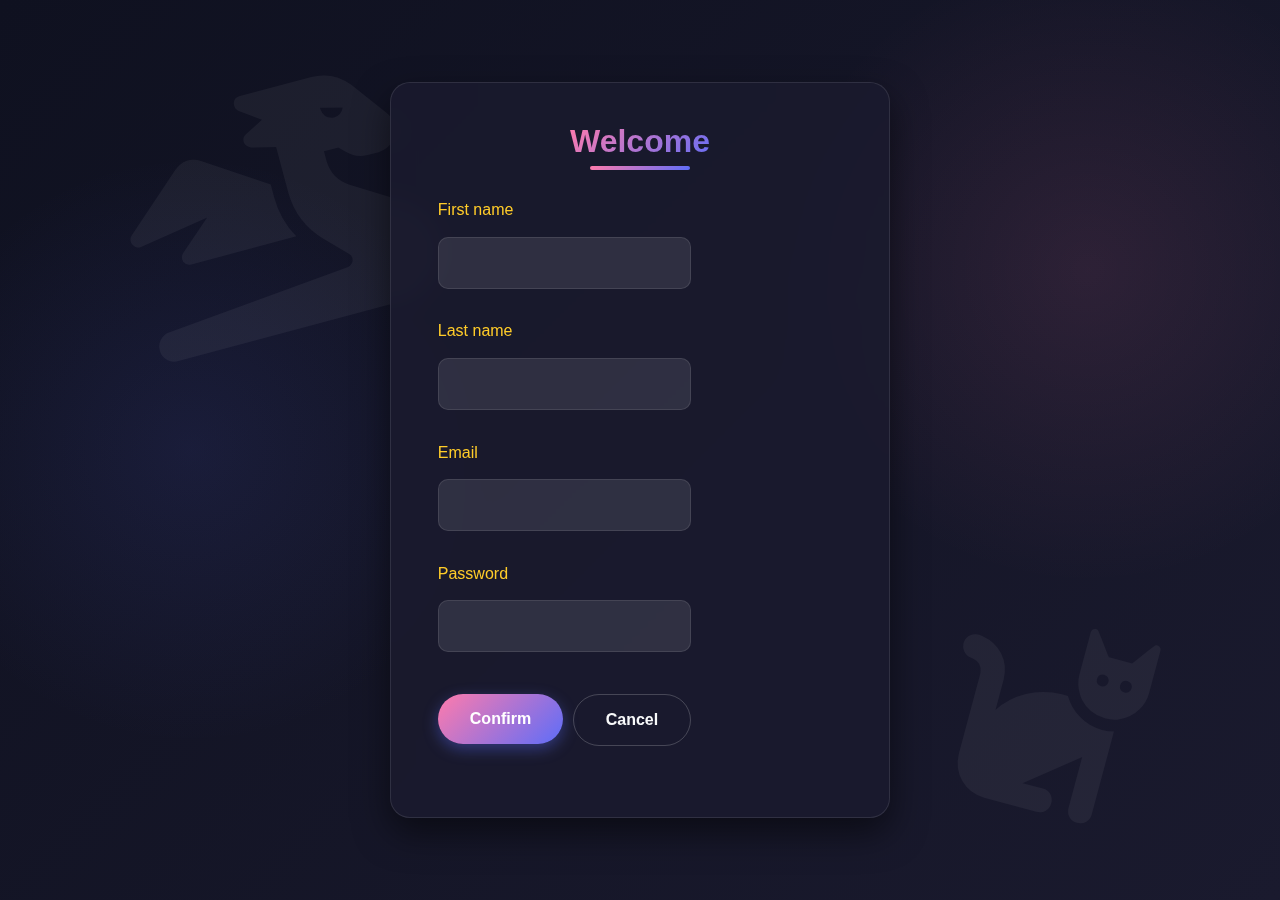
<file: compte.html>
<!DOCTYPE html>
<html lang="en">

<head>
    <meta charset="UTF-8">
    <meta name="viewport" content="width=device-width, initial-scale=1.0">
    <title>Anime World - Account</title>
    <link rel="icon"
        href="https://static.vecteezy.com/system/resources/previews/024/571/174/non_2x/anime-black-and-white-isolated-icon-illustration-vector.jpg">
    <link rel="stylesheet" href="https://cdnjs.cloudflare.com/ajax/libs/font-awesome/6.4.0/css/all.min.css">
    <style>
        /* Variables et réinitialisation */
        :root {
            --primary-color: #ff7bac;
            --secondary-color: #5d6df9;
            --dark-color: #1a1a2e;
            --light-color: #f8f9fa;
            --accent-color: #ffcc29;
            --gradient: linear-gradient(135deg, var(--primary-color), var(--secondary-color));
            --dark-gradient: linear-gradient(135deg, #0f1120, #1a1a2e);
        }

        * {
            margin: 0;
            padding: 0;
            box-sizing: border-box;
            font-family: 'Poppins', sans-serif;
        }

        body {
            background: var(--dark-gradient);
            color: var(--light-color);
            min-height: 100vh;
            display: flex;
            justify-content: center;
            align-items: center;
            padding: 20px;
            overflow-x: hidden;
            position: relative;
        }

        /* Effets d'arrière-plan */
        body::before {
            content: '';
            position: absolute;
            top: 0;
            left: 0;
            width: 100%;
            height: 100%;
            background-image:
                radial-gradient(circle at 15% 50%, rgba(93, 109, 249, 0.1) 0%, transparent 25%),
                radial-gradient(circle at 85% 30%, rgba(255, 123, 172, 0.1) 0%, transparent 25%);
            z-index: -1;
        }

        /* Style du formulaire */
        form {
            background: rgba(26, 26, 46, 0.8);
            backdrop-filter: blur(10px);
            padding: 2.5rem;
            border-radius: 20px;
            box-shadow: 0 15px 35px rgba(0, 0, 0, 0.5);
            width: 100%;
            max-width: 500px;
            border: 1px solid rgba(255, 255, 255, 0.1);
            animation: fadeIn 0.8s ease;
        }

        fieldset {
            border: none;
            padding: 0;
        }

        legend {
            text-align: center;
            font-size: 2rem;
            font-weight: 700;
            margin-bottom: 1.5rem;
            background: var(--gradient);
            -webkit-background-clip: text;
            background-clip: text;
            color: transparent;
            position: relative;
            padding-bottom: 10px;
        }

        legend::after {
            content: '';
            position: absolute;
            bottom: 0;
            left: 50%;
            transform: translateX(-50%);
            width: 100px;
            height: 4px;
            background: var(--gradient);
            border-radius: 2px;
        }

        /* Style des lignes du formulaire */
        tr {
            display: flex;
            flex-direction: column;
            margin-bottom: 1.5rem;
        }

        td {
            display: block;
            padding: 0.3rem;
        }

        label {
            display: block;
            margin-bottom: 0.5rem;
            font-weight: 500;
            color: var(--accent-color);
        }

        input[type="text"],
        input[type="email"],
        input[type="password"] {
            width: 100%;
            padding: 1rem;
            border: none;
            border-radius: 10px;
            background: rgba(255, 255, 255, 0.1);
            color: var(--light-color);
            font-size: 1rem;
            transition: all 0.3s ease;
            border: 1px solid rgba(255, 255, 255, 0.1);
        }

        input[type="text"]:focus,
        input[type="email"]:focus,
        input[type="password"]:focus {
            outline: none;
            border-color: var(--primary-color);
            box-shadow: 0 0 0 3px rgba(255, 123, 172, 0.3);
            background: rgba(255, 255, 255, 0.15);
        }

        /* Style des boutons */
        tr:last-child {
            flex-direction: row;
            justify-content: space-between;
            margin-top: 2rem;
        }

        input[type="submit"],
        input[type="reset"] {
            padding: 1rem 2rem;
            border: none;
            border-radius: 50px;
            font-weight: 600;
            cursor: pointer;
            transition: all 0.3s ease;
            font-size: 1rem;
        }

        input[type="submit"] {
            background: var(--gradient);
            color: white;
            box-shadow: 0 5px 15px rgba(93, 109, 249, 0.4);
        }

        input[type="submit"]:hover {
            transform: translateY(-3px);
            box-shadow: 0 8px 20px rgba(93, 109, 249, 0.6);
        }

        input[type="reset"] {
            background: transparent;
            color: var(--light-color);
            border: 1px solid rgba(255, 255, 255, 0.2);
        }

        input[type="reset"]:hover {
            background: rgba(255, 255, 255, 0.1);
            transform: translateY(-3px);
        }

        /* Animation */
        @keyframes fadeIn {
            from {
                opacity: 0;
                transform: translateY(20px);
            }

            to {
                opacity: 1;
                transform: translateY(0);
            }
        }

        /* Responsive */
        @media (max-width: 576px) {
            form {
                padding: 1.5rem;
            }

            legend {
                font-size: 1.5rem;
            }

            tr:last-child {
                flex-direction: column;
                gap: 1rem;
            }

            input[type="submit"],
            input[type="reset"] {
                width: 100%;
            }
        }

        /* Décorations supplémentaires */
        .anime-character {
            position: absolute;
            opacity: 0.05;
            z-index: -1;
        }

        .character-1 {
            top: 10%;
            left: 10%;
            font-size: 15rem;
            transform: rotate(-15deg);
        }

        .character-2 {
            bottom: 10%;
            right: 10%;
            font-size: 12rem;
            transform: rotate(15deg);
        }
    </style>
</head>

<body>
    <i class="fas fa-dragon anime-character character-1"></i>
    <i class="fas fa-cat anime-character character-2"></i>

    <form action="insertion.php" method="post" onsubmit="return script()">
        <fieldset>
            <legend>Welcome</legend>
            <table>
                <tr>
                    <td>
                        <label for="fname">First name</label>
                    </td>
                    <td>
                        <input type="text" name="fname" id="fname" required>
                    </td>
                </tr>
                <tr>
                    <td>
                        <label for="lname">Last name</label>
                    </td>
                    <td>
                        <input type="text" name="lname" id="lname" required>
                    </td>
                </tr>
                <tr>
                    <td>
                        <label for="email">Email</label>
                    </td>
                    <td>
                        <input type="email" id="email" name="email" required>
                    </td>
                </tr>
                <tr>
                    <td>
                        <label for="password">Password</label>
                    </td>
                    <td>
                        <input type="password" id="password" name="password" required>
                    </td>
                </tr>
                <tr>
                    <td>
                        <input type="submit" value="Confirm">
                    </td>
                    <td>
                        <input type="reset" value="Cancel">
                    </td>
                </tr>
            </table>
        </fieldset>
    </form>
</body>
<script src="justifier.js"></script>

</html>
</file>
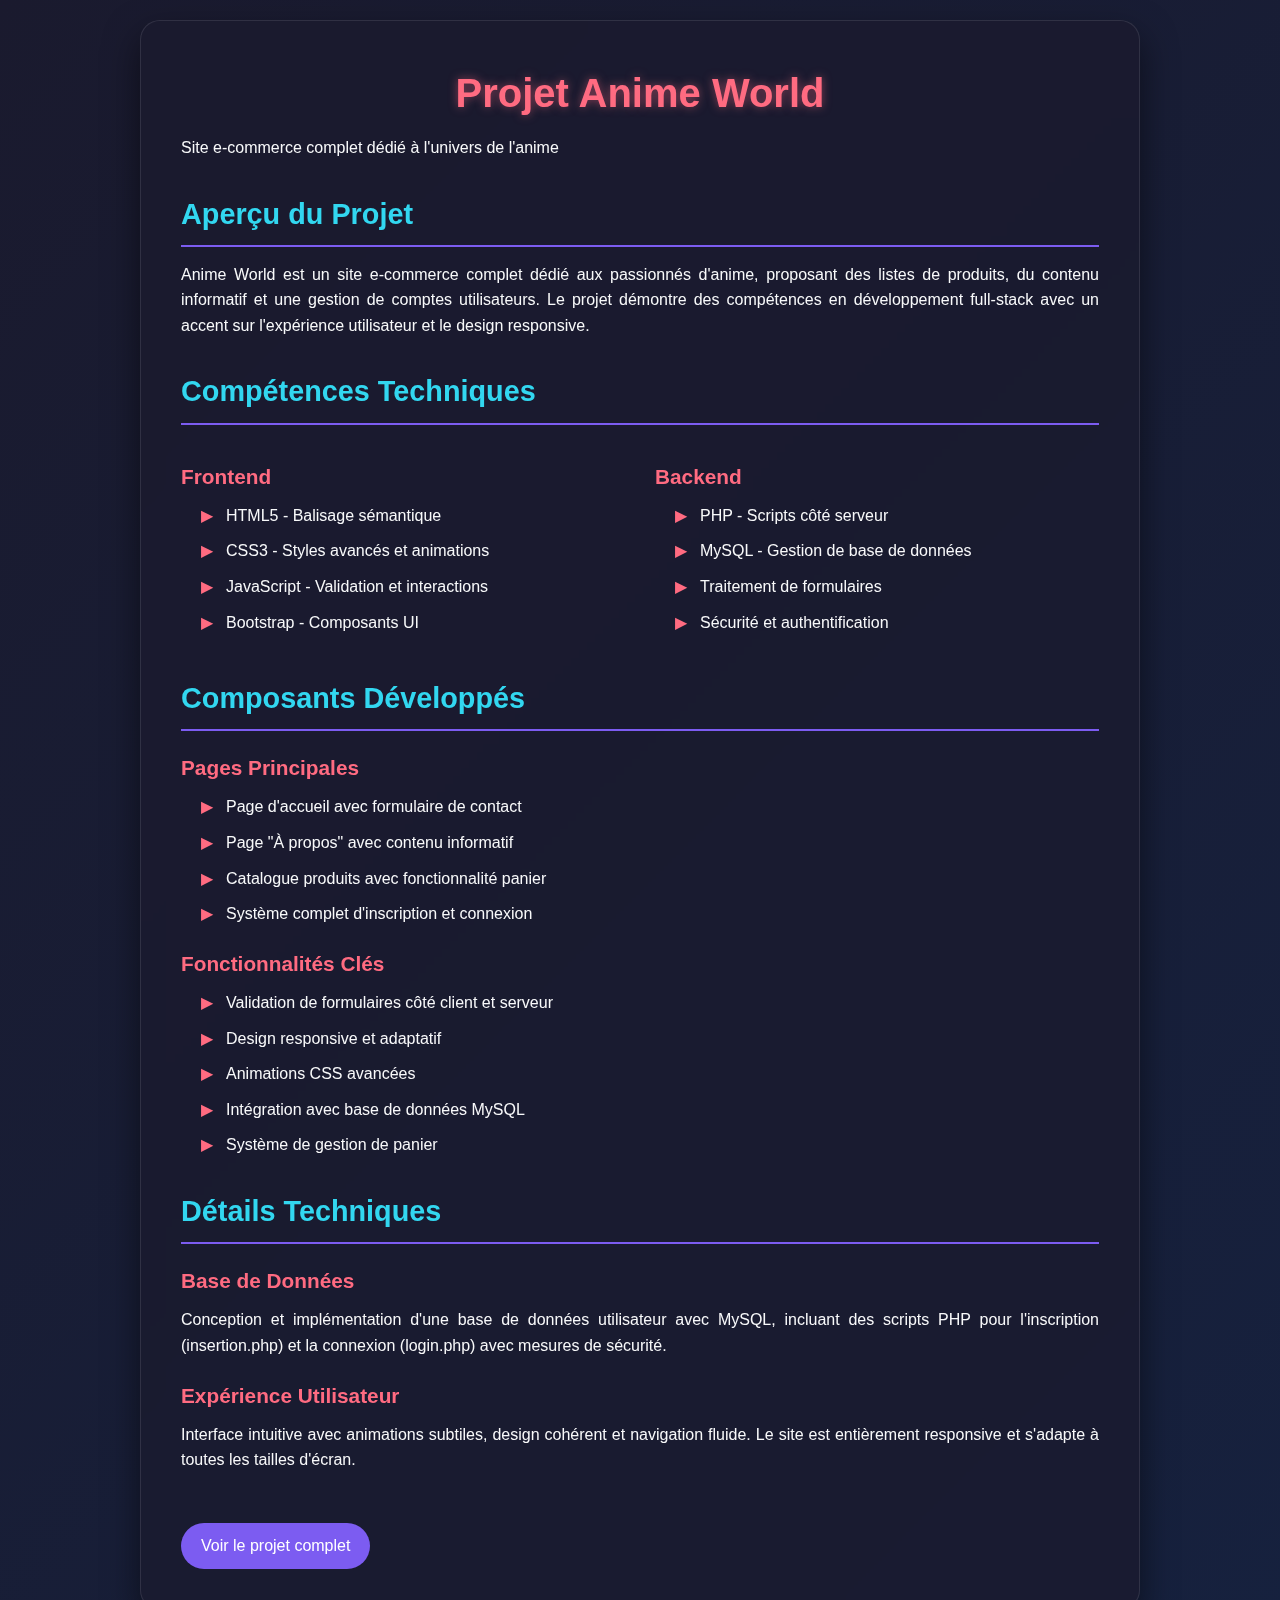
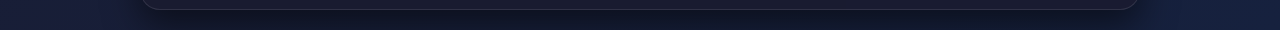
<file: cv.html>
<!DOCTYPE html>
<html lang="fr">

<head>
    <meta charset="UTF-8">
    <meta name="viewport" content="width=device-width, initial-scale=1.0">
    <title>CV - Projet Anime World</title>
    <style>
        :root {
            --primary-color: #ff6b81;
            --secondary-color: #7c5cf1;
            --accent-color: #32d7f0;
            --dark-color: #1a1a2e;
            --light-color: #f8f9fa;
            --text-color: #333;
        }

        * {
            margin: 0;
            padding: 0;
            box-sizing: border-box;
            font-family: 'Segoe UI', Tahoma, Geneva, Verdana, sans-serif;
        }

        body {
            background: linear-gradient(135deg, #1a1a2e 0%, #16213e 100%);
            color: var(--light-color);
            line-height: 1.6;
            padding: 20px;
        }

        .cv-container {
            max-width: 1000px;
            margin: 0 auto;
            background: rgba(26, 26, 46, 0.8);
            backdrop-filter: blur(10px);
            border-radius: 20px;
            padding: 40px;
            box-shadow: 0 15px 35px rgba(0, 0, 0, 0.5);
            border: 1px solid rgba(255, 255, 255, 0.1);
        }

        header {
            text-align: center;
            margin-bottom: 30px;
            position: relative;
        }

        h1 {
            font-size: 2.5rem;
            color: var(--primary-color);
            margin-bottom: 10px;
            text-shadow: 0 0 10px rgba(255, 107, 129, 0.5);
        }

        h2 {
            font-size: 1.8rem;
            color: var(--accent-color);
            margin: 25px 0 15px;
            border-bottom: 2px solid var(--secondary-color);
            padding-bottom: 8px;
        }

        h3 {
            font-size: 1.3rem;
            color: var(--primary-color);
            margin: 20px 0 10px;
        }

        p {
            margin-bottom: 15px;
            text-align: justify;
        }

        ul {
            list-style-type: none;
            padding-left: 20px;
        }

        li {
            margin-bottom: 10px;
            position: relative;
            padding-left: 25px;
        }

        li:before {
            content: "▶";
            position: absolute;
            left: 0;
            color: var(--primary-color);
        }

        .section {
            margin-bottom: 30px;
        }

        .two-columns {
            display: grid;
            grid-template-columns: 1fr 1fr;
            gap: 30px;
        }

        .project-link {
            display: inline-block;
            margin-top: 20px;
            padding: 10px 20px;
            background: var(--secondary-color);
            color: white;
            text-decoration: none;
            border-radius: 50px;
            transition: all 0.3s ease;
        }

        .project-link:hover {
            background: var(--primary-color);
            transform: translateY(-3px);
            box-shadow: 0 5px 15px rgba(124, 92, 241, 0.4);
        }

        @media (max-width: 768px) {
            .two-columns {
                grid-template-columns: 1fr;
            }

            .cv-container {
                padding: 25px;
            }

            h1 {
                font-size: 2rem;
            }

            h2 {
                font-size: 1.5rem;
            }
        }
    </style>
</head>

<body>
    <div class="cv-container">
        <header>
            <h1>Projet Anime World</h1>
            <p>Site e-commerce complet dédié à l'univers de l'anime</p>
        </header>

        <div class="section">
            <h2>Aperçu du Projet</h2>
            <p>Anime World est un site e-commerce complet dédié aux passionnés d'anime, proposant des listes de
                produits, du contenu informatif et une gestion de comptes utilisateurs. Le projet démontre des
                compétences en développement full-stack avec un accent sur l'expérience utilisateur et le design
                responsive.</p>
        </div>

        <div class="section">
            <h2>Compétences Techniques</h2>
            <div class="two-columns">
                <div>
                    <h3>Frontend</h3>
                    <ul>
                        <li>HTML5 - Balisage sémantique</li>
                        <li>CSS3 - Styles avancés et animations</li>
                        <li>JavaScript - Validation et interactions</li>
                        <li>Bootstrap - Composants UI</li>
                    </ul>
                </div>
                <div>
                    <h3>Backend</h3>
                    <ul>
                        <li>PHP - Scripts côté serveur</li>
                        <li>MySQL - Gestion de base de données</li>
                        <li>Traitement de formulaires</li>
                        <li>Sécurité et authentification</li>
                    </ul>
                </div>
            </div>
        </div>

        <div class="section">
            <h2>Composants Développés</h2>
            <h3>Pages Principales</h3>
            <ul>
                <li>Page d'accueil avec formulaire de contact</li>
                <li>Page "À propos" avec contenu informatif</li>
                <li>Catalogue produits avec fonctionnalité panier</li>
                <li>Système complet d'inscription et connexion</li>
            </ul>

            <h3>Fonctionnalités Clés</h3>
            <ul>
                <li>Validation de formulaires côté client et serveur</li>
                <li>Design responsive et adaptatif</li>
                <li>Animations CSS avancées</li>
                <li>Intégration avec base de données MySQL</li>
                <li>Système de gestion de panier</li>
            </ul>
        </div>

        <div class="section">
            <h2>Détails Techniques</h2>
            <h3>Base de Données</h3>
            <p>Conception et implémentation d'une base de données utilisateur avec MySQL, incluant des scripts PHP pour
                l'inscription (insertion.php) et la connexion (login.php) avec mesures de sécurité.</p>

            <h3>Expérience Utilisateur</h3>
            <p>Interface intuitive avec animations subtiles, design cohérent et navigation fluide. Le site est
                entièrement responsive et s'adapte à toutes les tailles d'écran.</p>
        </div>

        <a href="index.html" class="project-link">Voir le projet complet</a>
    </div>
</body>

</html>
</file>
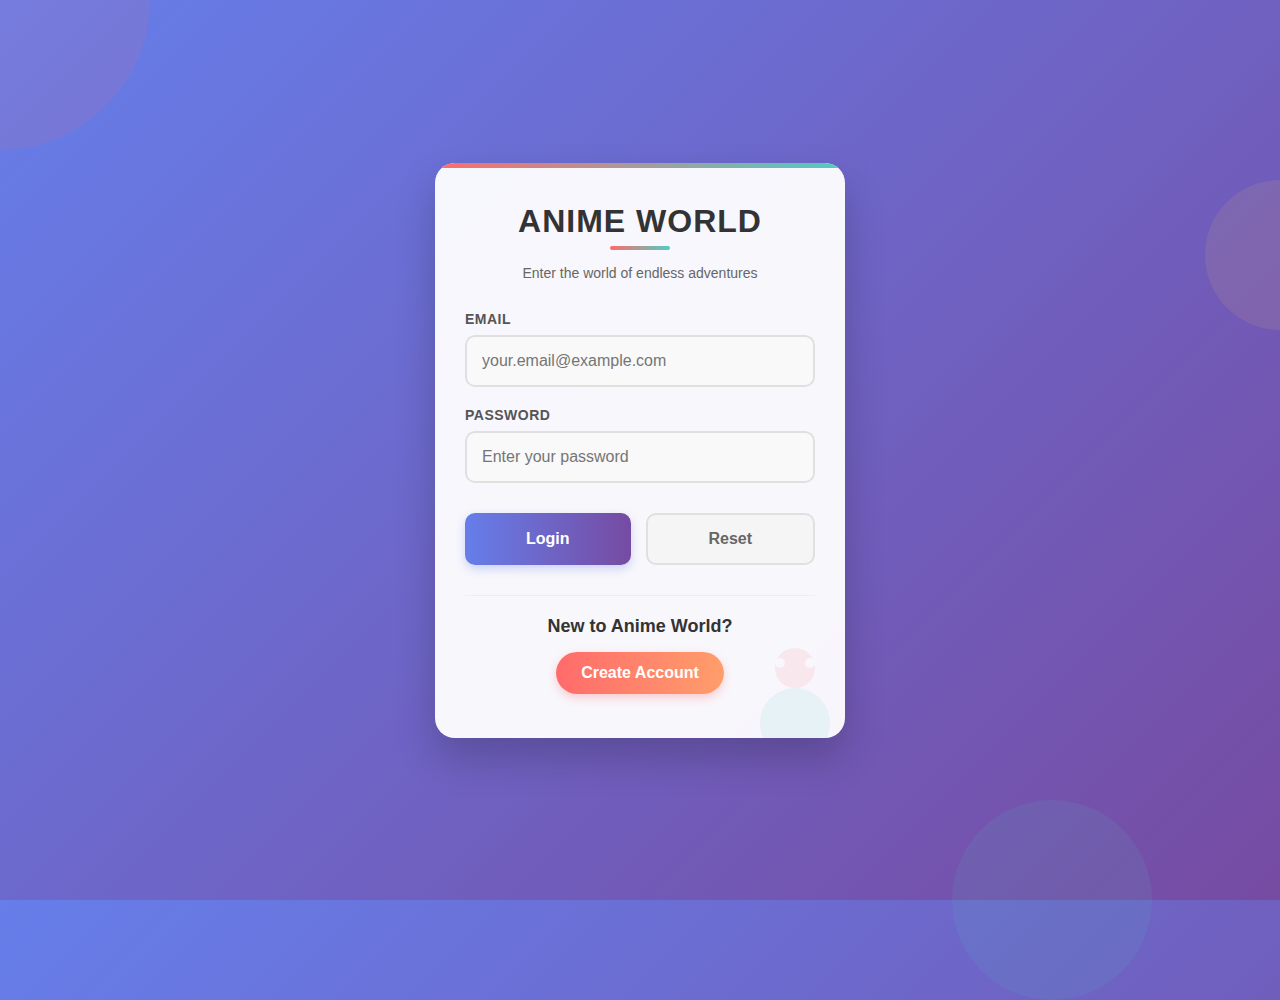
<file: login.html>
<!DOCTYPE html>
<html lang="en">

<head>
    <meta charset="UTF-8">
    <meta name="viewport" content="width=device-width, initial-scale=1.0">
    <title>Anime World - Login</title>
    <link rel="icon" href="https://cdn-icons-png.flaticon.com/512/11284/11284777.png">
    <style>
        /* Reset et styles de base */
        * {
            margin: 0;
            padding: 0;
            box-sizing: border-box;
            font-family: 'Segoe UI', Tahoma, Geneva, Verdana, sans-serif;
        }

        body {
            background: linear-gradient(135deg, #667eea 0%, #764ba2 100%);
            min-height: 100vh;
            display: flex;
            justify-content: center;
            align-items: center;
            overflow: hidden;
            position: relative;
        }

        /* Effets d'arrière-plan anime */
        .anime-bg-element {
            position: absolute;
            border-radius: 50%;
            opacity: 0.1;
            animation: float 15s infinite linear;
            z-index: -1;
        }

        .bg-1 {
            width: 300px;
            height: 300px;
            background: #ff6b6b;
            top: -150px;
            left: -150px;
            animation-delay: 0s;
            animation-duration: 25s;
        }

        .bg-2 {
            width: 200px;
            height: 200px;
            background: #4ecdc4;
            bottom: -100px;
            right: 10%;
            animation-delay: 2s;
            animation-duration: 20s;
        }

        .bg-3 {
            width: 150px;
            height: 150px;
            background: #ffd166;
            top: 20%;
            right: -75px;
            animation-delay: 5s;
            animation-duration: 18s;
        }

        @keyframes float {
            0% {
                transform: translateY(0) rotate(0deg);
            }

            50% {
                transform: translateY(-20px) rotate(180deg);
            }

            100% {
                transform: translateY(0) rotate(360deg);
            }
        }

        /* Conteneur principal */
        .login-container {
            width: 100%;
            max-width: 450px;
            padding: 20px;
        }

        /* Carte de connexion */
        .login-card {
            background: rgba(255, 255, 255, 0.95);
            border-radius: 20px;
            padding: 40px 30px;
            box-shadow: 0 20px 40px rgba(0, 0, 0, 0.2);
            position: relative;
            overflow: hidden;
            animation: cardAppear 0.8s cubic-bezier(0.175, 0.885, 0.32, 1.275);
            transform-style: preserve-3d;
        }

        @keyframes cardAppear {
            0% {
                opacity: 0;
                transform: translateY(50px) rotateX(30deg);
            }

            100% {
                opacity: 1;
                transform: translateY(0) rotateX(0);
            }
        }

        /* Effet de bordure animée */
        .login-card::before {
            content: "";
            position: absolute;
            top: 0;
            left: 0;
            right: 0;
            height: 5px;
            background: linear-gradient(90deg, #ff6b6b, #4ecdc4, #ffd166, #ff6b6b);
            background-size: 300% 100%;
            animation: borderFlow 3s infinite linear;
        }

        @keyframes borderFlow {
            0% {
                background-position: 0% 50%;
            }

            100% {
                background-position: 300% 50%;
            }
        }

        /* En-tête */
        .login-header {
            text-align: center;
            margin-bottom: 30px;
        }

        .login-title {
            color: #333;
            font-size: 32px;
            margin-bottom: 10px;
            position: relative;
            display: inline-block;
            font-weight: 800;
            text-transform: uppercase;
            letter-spacing: 1px;
        }

        .login-title::after {
            content: "";
            position: absolute;
            bottom: -10px;
            left: 50%;
            transform: translateX(-50%);
            width: 60px;
            height: 4px;
            background: linear-gradient(90deg, #ff6b6b, #4ecdc4);
            border-radius: 2px;
        }

        .login-subtitle {
            color: #666;
            font-size: 14px;
            margin-top: 15px;
        }

        /* Formulaire */
        .login-form {
            margin-top: 20px;
        }

        .form-group {
            margin-bottom: 20px;
            position: relative;
        }

        .form-group label {
            display: block;
            margin-bottom: 8px;
            color: #555;
            font-weight: 600;
            font-size: 14px;
            text-transform: uppercase;
            letter-spacing: 0.5px;
        }

        .form-input {
            width: 100%;
            padding: 15px;
            border: 2px solid #e0e0e0;
            border-radius: 10px;
            font-size: 16px;
            transition: all 0.3s;
            background: #f9f9f9;
        }

        .form-input:focus {
            border-color: #667eea;
            box-shadow: 0 0 0 3px rgba(102, 126, 234, 0.2);
            background: #fff;
            transform: translateY(-2px);
        }

        /* Boutons */
        .form-buttons {
            display: flex;
            gap: 15px;
            margin-top: 30px;
        }

        .btn {
            flex: 1;
            padding: 15px;
            border: none;
            border-radius: 10px;
            font-size: 16px;
            font-weight: 600;
            cursor: pointer;
            transition: all 0.3s;
            text-align: center;
        }

        .btn-primary {
            background: linear-gradient(90deg, #667eea, #764ba2);
            color: white;
            box-shadow: 0 4px 10px rgba(102, 126, 234, 0.3);
        }

        .btn-primary:hover {
            transform: translateY(-3px);
            box-shadow: 0 6px 15px rgba(102, 126, 234, 0.4);
        }

        .btn-secondary {
            background: #f5f5f5;
            color: #666;
            border: 2px solid #e0e0e0;
        }

        .btn-secondary:hover {
            background: #e8e8e8;
            transform: translateY(-3px);
        }

        /* Section d'inscription */
        .signup-section {
            text-align: center;
            margin-top: 30px;
            padding-top: 20px;
            border-top: 1px solid #eee;
        }

        .signup-title {
            color: #333;
            font-size: 18px;
            margin-bottom: 15px;
        }

        .btn-signup {
            display: inline-block;
            padding: 12px 25px;
            background: linear-gradient(90deg, #ff6b6b, #ff9e6b);
            color: white;
            text-decoration: none;
            border-radius: 30px;
            font-weight: 600;
            transition: all 0.3s;
            box-shadow: 0 4px 10px rgba(255, 107, 107, 0.3);
            position: relative;
            overflow: hidden;
        }

        .btn-signup::before {
            content: "";
            position: absolute;
            top: 0;
            left: -100%;
            width: 100%;
            height: 100%;
            background: linear-gradient(90deg, transparent, rgba(255, 255, 255, 0.3), transparent);
            transition: 0.5s;
        }

        .btn-signup:hover {
            transform: translateY(-3px);
            box-shadow: 0 6px 15px rgba(255, 107, 107, 0.4);
        }

        .btn-signup:hover::before {
            left: 100%;
        }

        /* Effets de pulsation pour les éléments importants */
        @keyframes pulse {
            0% {
                transform: scale(1);
                box-shadow: 0 4px 10px rgba(102, 126, 234, 0.3);
            }

            50% {
                transform: scale(1.05);
                box-shadow: 0 8px 20px rgba(102, 126, 234, 0.4);
            }

            100% {
                transform: scale(1);
                box-shadow: 0 4px 10px rgba(102, 126, 234, 0.3);
            }
        }

        .btn-primary {
            animation: pulse 2s infinite;
        }

        /* Responsive */
        @media (max-width: 500px) {
            .login-card {
                padding: 30px 20px;
            }

            .form-buttons {
                flex-direction: column;
            }

            .btn {
                width: 100%;
            }
        }

        /* Icônes anime */
        .anime-icon {
            position: absolute;
            font-size: 24px;
            opacity: 0.7;
        }

        /* Personnage anime décoratif */
        .anime-character {
            position: absolute;
            bottom: 0;
            right: 0;
            width: 100px;
            height: 100px;
            background: url('data:image/svg+xml;utf8,<svg xmlns="http://www.w3.org/2000/svg" viewBox="0 0 100 100"><circle cx="50" cy="30" r="20" fill="%23ff6b6b"/><circle cx="50" cy="85" r="35" fill="%234ecdc4"/><circle cx="35" cy="25" r="5" fill="white"/><circle cx="65" cy="25" r="5" fill="white"/></svg>') no-repeat;
            background-size: contain;
            opacity: 0.1;
            z-index: -1;
        }
    </style>
</head>

<body>
    <!-- Éléments d'arrière-plan décoratifs -->
    <div class="anime-bg-element bg-1"></div>
    <div class="anime-bg-element bg-2"></div>
    <div class="anime-bg-element bg-3"></div>

    <div class="login-container">
        <div class="login-card">
            <div class="login-header">
                <h1 class="login-title">Anime World</h1>
                <p class="login-subtitle">Enter the world of endless adventures</p>
            </div>

            <form class="login-form" action="login.php" method="post" onsubmit="return justify()">
                <div class="form-group">
                    <label for="email">Email</label>
                    <input type="email" id="email" name="email" class="form-input" placeholder="your.email@example.com"
                        required>
                </div>

                <div class="form-group">
                    <label for="password">Password</label>
                    <input type="password" id="password" name="password" class="form-input"
                        placeholder="Enter your password" required>
                </div>

                <div class="form-buttons">
                    <button type="submit" class="btn btn-primary">Login</button>
                    <button type="reset" class="btn btn-secondary">Reset</button>
                </div>
            </form>

            <div class="signup-section">
                <h3 class="signup-title">New to Anime World?</h3>
                <a href="compte.html" class="btn-signup">Create Account</a>
            </div>

            <!-- Personnage anime décoratif -->
            <div class="anime-character"></div>
        </div>
    </div>

    <script>
        // Animation supplémentaire pour les entrées
        document.addEventListener('DOMContentLoaded', function () {
            const inputs = document.querySelectorAll('.form-input');

            inputs.forEach(input => {
                input.addEventListener('focus', function () {
                    this.parentElement.style.transform = 'translateY(-5px)';
                    this.parentElement.style.transition = 'transform 0.3s ease';
                });

                input.addEventListener('blur', function () {
                    this.parentElement.style.transform = 'translateY(0)';
                });
            });

            // Effet de vague sur le bouton de connexion
            const loginBtn = document.querySelector('.btn-primary');
            loginBtn.addEventListener('click', function (e) {
                e.preventDefault();

                // Animation de clic
                this.style.transform = 'scale(0.95)';

                setTimeout(() => {
                    this.style.transform = '';
                    // Ici vous ajouteriez la logique de soumission du formulaire
                    alert('Login functionality would be implemented here!');
                }, 200);
            });
        });
    </script>
</body>
<script src="justifier.js"></script>

</html>
</file>
